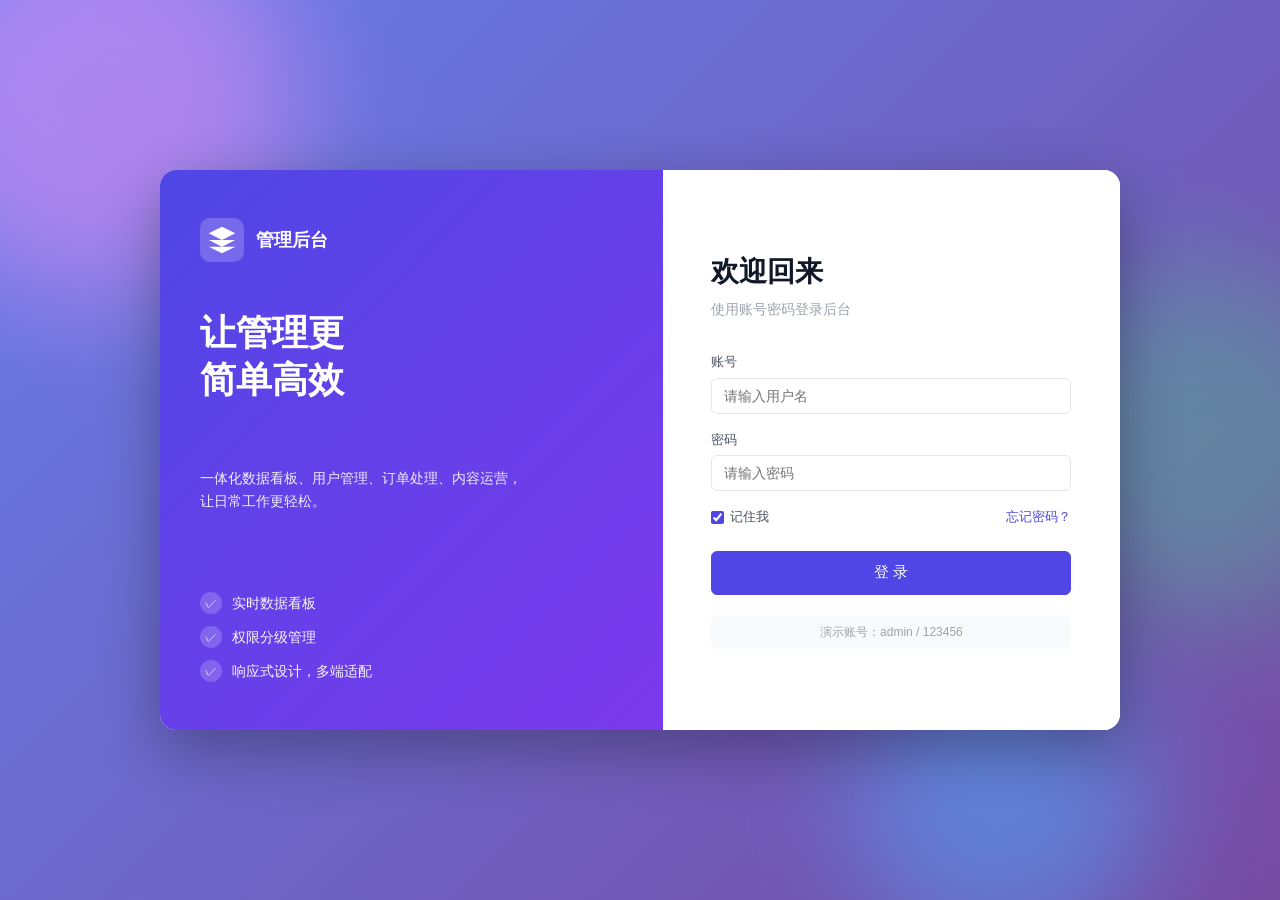
<file: index.html>
<!DOCTYPE html>
<html lang="zh-CN">
<head>
    <meta charset="UTF-8">
    <meta name="viewport" content="width=device-width, initial-scale=1.0">
    <title>管理后台</title>
    <link rel="stylesheet" href="css/common.css">
    <link rel="stylesheet" href="css/layout.css">
    <link rel="stylesheet" href="css/dashboard.css">
    <link rel="stylesheet" href="css/list.css">
    <link rel="stylesheet" href="css/settings.css">
</head>
<body>
    <div id="app"></div>

    <script src="js/icons.js"></script>
    <script src="js/auth.js"></script>
    <script src="js/storage.js"></script>
    <script src="js/feedback.js"></script>
    <script src="js/layout.js"></script>
    <script src="js/list.js"></script>
    <script src="js/dashboard.js"></script>
    <script src="js/settings.js"></script>
    <script>
        if (!Auth.getUser()) {
            location.href = 'login.html';
        }

        function go(path) {
            ListPage.render(ListPage.getConfig(path));
        }

        const routes = {
            'dashboard': () => Dashboard.render(),
            'users':     () => go('users'),
            'orders':    () => go('orders'),
            'products':  () => go('products'),
            'articles':  () => go('articles'),
            'messages':  () => go('messages'),
            'settings':  () => Settings.render()
        };

        const breadcrumbMap = {
            'dashboard': [{ text: '数据看板' }],
            'users':     [{ text: '用户管理' }, { text: '用户列表' }],
            'orders':    [{ text: '订单管理' }, { text: '订单列表' }],
            'products':  [{ text: '商品管理' }, { text: '商品列表' }],
            'articles':  [{ text: '内容管理' }, { text: '文章列表' }],
            'messages':  [{ text: '消息中心' }, { text: '消息列表' }],
            'settings':  [{ text: '系统设置' }]
        };

        function router() {
            const hash = (location.hash || '#/dashboard').replace(/^#\/?/, '');
            const handler = routes[hash] || routes['dashboard'];
            document.getElementById('app').innerHTML = Layout.render(hash, breadcrumbMap[hash] || []);
            Layout.bind();
            handler();
        }
        window.addEventListener('hashchange', router);
        router();

        try {
            const data = JSON.parse(localStorage.getItem('admin_settings') || '{}');
            if (data.prefs) {
                if (data.prefs.primaryColor) document.documentElement.style.setProperty('--primary', data.prefs.primaryColor);
                if (data.prefs.theme) document.documentElement.setAttribute('data-theme-mode', data.prefs.theme);
            }
        } catch (e) {}
    </script>
</body>
</html>
</file>
<file: css/common.css>
/* ===================================================================
 * common.css - 通用样式（变量、reset、按钮、表单、徽章等）
 * =================================================================== */

:root {
    --primary: #4f46e5;
    --primary-hover: #4338ca;
    --primary-light: #eef2ff;
    --success: #10b981;
    --success-light: #ecfdf5;
    --warning: #f59e0b;
    --warning-light: #fffbeb;
    --danger: #ef4444;
    --danger-light: #fef2f2;
    --info: #3b82f6;
    --info-light: #eff6ff;

    --text-1: #111827;
    --text-2: #4b5563;
    --text-3: #9ca3af;
    --border: #e5e7eb;
    --border-light: #f3f4f6;
    --bg-1: #ffffff;
    --bg-2: #f9fafb;
    --bg-3: #f3f4f6;

    --shadow-sm: 0 1px 2px 0 rgba(0,0,0,0.05);
    --shadow:    0 1px 3px 0 rgba(0,0,0,0.1), 0 1px 2px -1px rgba(0,0,0,0.1);
    --shadow-md: 0 4px 6px -1px rgba(0,0,0,0.1), 0 2px 4px -2px rgba(0,0,0,0.1);
    --shadow-lg: 0 10px 15px -3px rgba(0,0,0,0.1), 0 4px 6px -4px rgba(0,0,0,0.1);

    --radius-sm: 4px;
    --radius:    6px;
    --radius-md: 8px;
    --radius-lg: 12px;
    --radius-xl: 16px;

    --sidebar-width: 240px;
    --sidebar-collapsed-width: 64px;
    --header-height: 60px;
}

* { box-sizing: border-box; margin: 0; padding: 0; }
html, body { height: 100%; }
body {
    font-family: -apple-system, BlinkMacSystemFont, "Segoe UI", "PingFang SC", "Hiragino Sans GB", "Microsoft YaHei", sans-serif;
    font-size: 14px;
    line-height: 1.5;
    color: var(--text-1);
    background: var(--bg-2);
    -webkit-font-smoothing: antialiased;
    -moz-osx-font-smoothing: grayscale;
}
a { color: var(--primary); text-decoration: none; }
a:hover { color: var(--primary-hover); }
img { max-width: 100%; vertical-align: middle; }
button { font-family: inherit; cursor: pointer; border: none; background: none; }
input, select, textarea, button { font-family: inherit; font-size: inherit; }
ul, ol { list-style: none; }
table { border-collapse: collapse; width: 100%; }

.hidden { display: none !important; }
.flex { display: flex; }
.items-center { align-items: center; }
.justify-between { justify-content: space-between; }
.gap-2 { gap: 8px; }
.gap-3 { gap: 12px; }
.gap-4 { gap: 16px; }
.text-muted { color: var(--text-3); }

.btn {
    display: inline-flex;
    align-items: center;
    justify-content: center;
    gap: 6px;
    height: 36px;
    padding: 0 16px;
    border-radius: var(--radius);
    font-size: 14px;
    font-weight: 500;
    color: var(--text-1);
    background: var(--bg-1);
    border: 1px solid var(--border);
    cursor: pointer;
    transition: all 0.15s;
    white-space: nowrap;
}
.btn:hover { background: var(--bg-2); }
.btn:active { transform: translateY(1px); }
.btn-primary { background: var(--primary); color: #fff; border-color: var(--primary); }
.btn-primary:hover { background: var(--primary-hover); border-color: var(--primary-hover); }
.btn-secondary { background: var(--bg-1); color: var(--text-1); border-color: var(--border); }
.btn-danger { background: var(--danger); color: #fff; border-color: var(--danger); }
.btn-danger:hover { background: #dc2626; border-color: #dc2626; }
.btn-ghost { background: transparent; border-color: transparent; color: var(--text-2); }
.btn-ghost:hover { background: var(--bg-2); color: var(--text-1); }
.btn-sm { height: 30px; padding: 0 10px; font-size: 13px; }
.btn-icon { width: 32px; height: 32px; padding: 0; }
.btn:disabled, .btn[disabled] { opacity: 0.5; cursor: not-allowed; }
.btn svg { flex-shrink: 0; }

.form-item { margin-bottom: 16px; }
.form-label { display: block; margin-bottom: 6px; font-size: 13px; color: var(--text-2); font-weight: 500; }
.form-label .required { color: var(--danger); margin-left: 2px; }
.form-control {
    width: 100%;
    height: 36px;
    padding: 0 12px;
    border: 1px solid var(--border);
    border-radius: var(--radius);
    background: var(--bg-1);
    color: var(--text-1);
    font-size: 14px;
    transition: border-color 0.15s, box-shadow 0.15s;
}
textarea.form-control { height: auto; padding: 8px 12px; resize: vertical; min-height: 80px; }
select.form-control {
    background-image: url("data:image/svg+xml,%3Csvg xmlns='http://www.w3.org/2000/svg' width='12' height='12' viewBox='0 0 24 24' fill='none' stroke='%239ca3af' stroke-width='2'%3E%3Cpolyline points='6 9 12 15 18 9'/%3E%3C/svg%3E");
    background-repeat: no-repeat;
    background-position: right 12px center;
    padding-right: 32px;
    appearance: none;
}
.form-control:focus {
    outline: none;
    border-color: var(--primary);
    box-shadow: 0 0 0 3px rgba(79, 70, 229, 0.1);
}
.form-control:invalid:not(:placeholder-shown) { border-color: var(--danger); }

.badge {
    display: inline-flex;
    align-items: center;
    height: 22px;
    padding: 0 8px;
    border-radius: 11px;
    font-size: 12px;
    font-weight: 500;
    background: var(--bg-3);
    color: var(--text-2);
}
.badge-success { background: var(--success-light); color: var(--success); }
.badge-warning { background: var(--warning-light); color: var(--warning); }
.badge-danger  { background: var(--danger-light);  color: var(--danger); }
.badge-info    { background: var(--info-light);    color: var(--info); }

.status-dot {
    display: inline-block;
    width: 8px;
    height: 8px;
    border-radius: 50%;
    background: var(--text-3);
}
.status-success { background: var(--success); box-shadow: 0 0 0 3px rgba(16, 185, 129, 0.2); }
.status-warning { background: var(--warning); }
.status-danger  { background: var(--danger); }
.status-info    { background: var(--info); }
.status-default { background: var(--text-3); }

.card {
    background: var(--bg-1);
    border: 1px solid var(--border-light);
    border-radius: var(--radius-lg);
    overflow: hidden;
}
.card-header {
    display: flex;
    align-items: center;
    justify-content: space-between;
    padding: 16px 20px;
    border-bottom: 1px solid var(--border-light);
}
.card-title { font-size: 16px; font-weight: 600; color: var(--text-1); }
.card-body { padding: 20px; }

.avatar {
    display: inline-flex;
    align-items: center;
    justify-content: center;
    width: 32px;
    height: 32px;
    border-radius: 50%;
    background: var(--primary);
    color: #fff;
    font-weight: 600;
    font-size: 13px;
    flex-shrink: 0;
}

.toast-container {
    position: fixed;
    top: 20px;
    left: 50%;
    transform: translateX(-50%);
    z-index: 9999;
    display: flex;
    flex-direction: column;
    gap: 8px;
    pointer-events: none;
}
.toast {
    display: flex;
    align-items: center;
    gap: 10px;
    min-width: 240px;
    max-width: 480px;
    padding: 10px 16px;
    background: var(--bg-1);
    border: 1px solid var(--border);
    border-radius: var(--radius-md);
    box-shadow: var(--shadow-md);
    font-size: 14px;
    color: var(--text-1);
    pointer-events: auto;
    animation: slideIn 0.3s ease;
}
.toast.success { border-color: var(--success); color: var(--success); }
.toast.error   { border-color: var(--danger);  color: var(--danger); }
.toast.warning { border-color: var(--warning); color: var(--warning); }
.toast.info    { border-color: var(--info);    color: var(--info); }
@keyframes slideIn  { from { transform: translateY(-20px); opacity: 0; } to { transform: translateY(0); opacity: 1; } }
@keyframes slideOut { from { opacity: 1; } to { transform: translateY(-20px); opacity: 0; } }

.modal-overlay {
    position: fixed;
    inset: 0;
    background: rgba(0, 0, 0, 0.5);
    z-index: 9998;
    display: flex;
    align-items: center;
    justify-content: center;
    padding: 20px;
    animation: fadeIn 0.2s ease;
}
.modal {
    background: var(--bg-1);
    border-radius: var(--radius-lg);
    box-shadow: var(--shadow-lg);
    width: 100%;
    max-height: calc(100vh - 40px);
    display: flex;
    flex-direction: column;
    animation: modalIn 0.2s ease;
}
@keyframes fadeIn  { from { opacity: 0; } to { opacity: 1; } }
@keyframes modalIn { from { transform: scale(0.95) translateY(-10px); opacity: 0; } to { transform: scale(1) translateY(0); opacity: 1; } }
.modal-header {
    display: flex;
    align-items: center;
    justify-content: space-between;
    padding: 16px 20px;
    border-bottom: 1px solid var(--border-light);
}
.modal-title { font-size: 16px; font-weight: 600; }
.modal-close {
    width: 32px; height: 32px;
    display: flex; align-items: center; justify-content: center;
    border-radius: var(--radius);
    color: var(--text-3);
    transition: all 0.15s;
}
.modal-close:hover { background: var(--bg-2); color: var(--text-1); }
.modal-body { padding: 20px; overflow-y: auto; }
.modal-footer {
    display: flex;
    justify-content: flex-end;
    gap: 8px;
    padding: 12px 20px;
    border-top: 1px solid var(--border-light);
}
.modal-footer .btn { min-width: 80px; }

.detail-view { display: flex; flex-direction: column; gap: 10px; }
.detail-row {
    display: flex;
    padding: 8px 12px;
    background: var(--bg-2);
    border-radius: var(--radius);
    font-size: 14px;
}
.detail-label { color: var(--text-3); min-width: 100px; }
.detail-value { color: var(--text-1); flex: 1; word-break: break-all; }

.page-header { margin-bottom: 20px; }
.page-title { font-size: 22px; font-weight: 600; color: var(--text-1); margin-bottom: 4px; }
.page-subtitle { font-size: 14px; color: var(--text-3); }

.mobile-only { display: none !important; }
@media (max-width: 768px) {
    .mobile-only { display: inline-flex !important; }
}

/* 补：徽章默认/主要色、文本色、面包屑、间距 */
.badge-default { background: var(--bg-3); color: var(--text-2); }
.badge-primary { background: var(--primary-light); color: var(--primary); }
.text-danger   { color: var(--danger); }
.text-warning  { color: var(--warning); }
.text-success  { color: var(--success); }
.breadcrumb-link {
    display: inline-flex; align-items: center; gap: 4px;
    color: var(--text-3); font-size: 13px;
}
.breadcrumb-link:hover { color: var(--primary); }
.breadcrumb .sep { color: var(--text-3); margin: 0 4px; }
.breadcrumb .current { color: var(--text-1); font-size: 13px; font-weight: 500; }
.spacer { flex: 1; }
.tag-pill {
    display: inline-flex; align-items: center;
    padding: 2px 8px; border-radius: 10px;
    background: var(--bg-3); color: var(--text-2);
    font-size: 12px;
}
</file>
<file: css/layout.css>
/* ===================================================================
 * layout.css - 布局样式（侧边栏 + 顶栏 + 主内容区）
 * =================================================================== */

.app-layout {
    display: flex;
    min-height: 100vh;
}

/* 侧边栏 */
.sidebar {
    width: var(--sidebar-width);
    background: #1f2937;
    color: #d1d5db;
    display: flex;
    flex-direction: column;
    position: fixed;
    top: 0;
    left: 0;
    bottom: 0;
    z-index: 100;
    transition: width 0.2s ease;
}
.sidebar.collapsed { width: var(--sidebar-collapsed-width); }
.sidebar-header {
    height: var(--header-height);
    display: flex;
    align-items: center;
    padding: 0 20px;
    border-bottom: 1px solid rgba(255,255,255,0.08);
    flex-shrink: 0;
}
.sidebar.collapsed .sidebar-header { padding: 0; justify-content: center; }
.sidebar-logo {
    width: 32px; height: 32px;
    border-radius: var(--radius);
    background: linear-gradient(135deg, var(--primary), #7c3aed);
    color: #fff;
    display: flex; align-items: center; justify-content: center;
    flex-shrink: 0;
    box-shadow: 0 2px 8px rgba(79, 70, 229, 0.4);
}
.sidebar-title {
    margin-left: 12px;
    font-size: 16px;
    font-weight: 600;
    color: #fff;
    white-space: nowrap;
    overflow: hidden;
}
.sidebar.collapsed .sidebar-title { display: none; }

.sidebar-menu {
    flex: 1;
    overflow-y: auto;
    padding: 12px 0;
}
.menu-section { margin-bottom: 8px; }
.menu-section-title {
    padding: 12px 20px 6px;
    font-size: 11px;
    color: #6b7280;
    text-transform: uppercase;
    letter-spacing: 0.5px;
    font-weight: 600;
}
.sidebar.collapsed .menu-section-title {
    text-align: center;
    padding: 12px 0 6px;
    font-size: 0;
}
.sidebar.collapsed .menu-section-title::before {
    content: '...';
    font-size: 14px;
    color: #6b7280;
}
.menu-item {
    display: flex;
    align-items: center;
    height: 40px;
    padding: 0 20px;
    color: #d1d5db;
    font-size: 14px;
    transition: all 0.15s;
    border-left: 3px solid transparent;
    cursor: pointer;
    white-space: nowrap;
    overflow: hidden;
}
.menu-item:hover { background: rgba(255,255,255,0.06); color: #fff; }
.menu-item.active {
    background: rgba(79, 70, 229, 0.15);
    color: #fff;
    border-left-color: var(--primary);
}
.menu-icon {
    display: flex;
    align-items: center;
    justify-content: center;
    width: 20px;
    flex-shrink: 0;
    color: #9ca3af;
}
.menu-item.active .menu-icon { color: var(--primary); }
.menu-item:hover .menu-icon { color: #d1d5db; }
.menu-text { margin-left: 12px; }
.sidebar.collapsed .menu-item { padding: 0; justify-content: center; border-left: 0; }
.sidebar.collapsed .menu-text { display: none; }

.sidebar-footer {
    padding: 12px;
    border-top: 1px solid rgba(255,255,255,0.08);
    flex-shrink: 0;
}
.user-card {
    display: flex;
    align-items: center;
    padding: 8px;
    border-radius: var(--radius);
    background: rgba(255,255,255,0.05);
}
.user-card .avatar { width: 36px; height: 36px; flex-shrink: 0; }
.user-info { margin-left: 10px; min-width: 0; }
.user-name { font-size: 13px; color: #fff; font-weight: 500; white-space: nowrap; overflow: hidden; text-overflow: ellipsis; }
.user-role { font-size: 11px; color: #9ca3af; white-space: nowrap; overflow: hidden; text-overflow: ellipsis; }
.sidebar.collapsed .user-info { display: none; }
.sidebar.collapsed .user-card { justify-content: center; padding: 0; background: transparent; }

.sidebar-mask {
    position: fixed;
    inset: 0;
    background: rgba(0,0,0,0.5);
    z-index: 99;
    display: none;
}

.main-wrapper {
    flex: 1;
    margin-left: var(--sidebar-width);
    min-width: 0;
    display: flex;
    flex-direction: column;
    transition: margin-left 0.2s ease;
}
.sidebar.collapsed ~ .main-wrapper { margin-left: var(--sidebar-collapsed-width); }

.header {
    height: var(--header-height);
    background: var(--bg-1);
    border-bottom: 1px solid var(--border-light);
    display: flex;
    align-items: center;
    padding: 0 24px;
    position: sticky;
    top: 0;
    z-index: 50;
}
.header-toggle {
    width: 36px; height: 36px;
    display: flex; align-items: center; justify-content: center;
    border-radius: var(--radius);
    color: var(--text-2);
    transition: all 0.15s;
    margin-right: 8px;
}
.header-toggle:hover { background: var(--bg-2); color: var(--text-1); }

.breadcrumb {
    display: flex;
    align-items: center;
    gap: 8px;
    font-size: 14px;
    flex: 1;
    min-width: 0;
}
.breadcrumb a, .breadcrumb .current { color: var(--text-2); white-space: nowrap; }
.breadcrumb a:hover { color: var(--primary); }
.breadcrumb .current { color: var(--text-1); font-weight: 500; }
.breadcrumb .sep { color: var(--text-3); }

.header-actions {
    display: flex;
    align-items: center;
    gap: 4px;
    margin-left: auto;
}
.header-icon-btn {
    position: relative;
    width: 36px; height: 36px;
    display: flex; align-items: center; justify-content: center;
    border-radius: var(--radius);
    color: var(--text-2);
    transition: all 0.15s;
}
.header-icon-btn:hover { background: var(--bg-2); color: var(--text-1); }
.badge-dot {
    position: absolute;
    top: 8px; right: 8px;
    width: 8px; height: 8px;
    background: var(--danger);
    border-radius: 50%;
    border: 2px solid var(--bg-1);
}

.user-dropdown { position: relative; margin-left: 8px; }
.user-trigger {
    display: flex;
    align-items: center;
    gap: 8px;
    padding: 4px 8px 4px 4px;
    border-radius: var(--radius);
    transition: all 0.15s;
}
.user-trigger:hover { background: var(--bg-2); }
.user-trigger .avatar { width: 28px; height: 28px; font-size: 12px; }
.user-trigger-name { font-size: 14px; color: var(--text-1); }

.dropdown-menu {
    position: absolute;
    top: calc(100% + 8px);
    right: 0;
    min-width: 200px;
    background: var(--bg-1);
    border: 1px solid var(--border-light);
    border-radius: var(--radius-md);
    box-shadow: var(--shadow-lg);
    padding: 6px;
    z-index: 100;
    display: none;
    animation: fadeIn 0.15s ease;
}
.dropdown-menu.open { display: block; }
.dropdown-item {
    display: flex;
    align-items: center;
    gap: 10px;
    height: 36px;
    padding: 0 10px;
    border-radius: var(--radius);
    color: var(--text-1);
    font-size: 14px;
    cursor: pointer;
    transition: background 0.15s;
}
.dropdown-item:hover { background: var(--bg-2); }
.dropdown-item.danger { color: var(--danger); }
.dropdown-item.danger:hover { background: var(--danger-light); }
.dropdown-item svg { color: var(--text-3); }
.dropdown-divider {
    height: 1px;
    background: var(--border-light);
    margin: 4px 0;
}

.content {
    flex: 1;
    padding: 24px;
    min-width: 0;
}

@media (max-width: 768px) {
    .sidebar {
        transform: translateX(-100%);
        width: var(--sidebar-width) !important;
    }
    .sidebar.mobile-open { transform: translateX(0); }
    .sidebar.mobile-open ~ .sidebar-mask { display: block; }
    .main-wrapper { margin-left: 0 !important; }
    .mobile-only { display: inline-flex !important; }
    .header { padding: 0 12px; }
    .user-trigger-name { display: none; }
    .content { padding: 16px; }
}
</file>
<file: css/dashboard.css>
/* ===================================================================
 * dashboard.css - 看板页面样式
 * =================================================================== */

.welcome-card {
    background: linear-gradient(135deg, #4f46e5 0%, #7c3aed 100%);
    color: #fff;
    border-radius: var(--radius-lg);
    padding: 24px 28px;
    margin-bottom: 20px;
    display: flex;
    align-items: center;
    justify-content: space-between;
    flex-wrap: wrap;
    gap: 24px;
    box-shadow: 0 4px 12px rgba(79, 70, 229, 0.2);
    position: relative;
    overflow: hidden;
}
.welcome-card::before {
    content: '';
    position: absolute;
    right: -40px;
    top: -40px;
    width: 200px;
    height: 200px;
    border-radius: 50%;
    background: rgba(255,255,255,0.1);
}
.welcome-card::after {
    content: '';
    position: absolute;
    right: 60px;
    bottom: -60px;
    width: 140px;
    height: 140px;
    border-radius: 50%;
    background: rgba(255,255,255,0.08);
}
.welcome-content { z-index: 1; }
.welcome-title { font-size: 24px; font-weight: 600; margin-bottom: 6px; }
.welcome-subtitle { font-size: 14px; opacity: 0.9; }
.welcome-stats { display: flex; gap: 32px; z-index: 1; }
.welcome-stat { text-align: center; }
.welcome-stat-num { font-size: 28px; font-weight: 700; line-height: 1.2; }
.welcome-stat-label { font-size: 12px; opacity: 0.85; margin-top: 4px; }

.stat-grid {
    display: grid;
    grid-template-columns: repeat(4, 1fr);
    gap: 16px;
    margin-bottom: 20px;
}
.stat-card {
    background: var(--bg-1);
    border: 1px solid var(--border-light);
    border-radius: var(--radius-lg);
    padding: 20px;
    transition: all 0.2s;
    position: relative;
    overflow: hidden;
}
.stat-card:hover { transform: translateY(-2px); box-shadow: var(--shadow-md); }
.stat-card::before {
    content: '';
    position: absolute;
    top: 0; left: 0;
    width: 4px; height: 100%;
    background: var(--primary);
}
.stat-card.success::before { background: var(--success); }
.stat-card.warning::before { background: var(--warning); }
.stat-card.danger::before { background: var(--danger); }
.stat-header {
    display: flex;
    align-items: center;
    justify-content: space-between;
    margin-bottom: 12px;
}
.stat-label { font-size: 13px; color: var(--text-3); }
.stat-icon {
    width: 36px; height: 36px;
    border-radius: var(--radius);
    background: var(--primary-light);
    color: var(--primary);
    display: flex; align-items: center; justify-content: center;
}
.stat-card.success .stat-icon { background: var(--success-light); color: var(--success); }
.stat-card.warning .stat-icon { background: var(--warning-light); color: var(--warning); }
.stat-card.danger .stat-icon { background: var(--danger-light); color: var(--danger); }
.stat-value {
    font-size: 28px;
    font-weight: 700;
    color: var(--text-1);
    line-height: 1.2;
    margin-bottom: 6px;
}
.stat-trend {
    display: inline-flex;
    align-items: center;
    gap: 4px;
    font-size: 12px;
}
.stat-trend.up { color: var(--success); }
.stat-trend.down { color: var(--danger); }
.trend-arrow { display: inline-flex; }

.chart-row {
    display: grid;
    grid-template-columns: 2fr 1fr;
    gap: 16px;
    margin-bottom: 20px;
}

.chart-legend {
    display: flex;
    gap: 20px;
    margin-bottom: 16px;
}
.legend-item {
    display: flex;
    align-items: center;
    gap: 6px;
    font-size: 13px;
    color: var(--text-2);
}
.legend-dot {
    width: 10px; height: 10px;
    border-radius: 2px;
}
.legend-dot.primary { background: var(--primary); }
.legend-dot.success { background: var(--success); }

.chart-container {
    height: 260px;
    display: flex;
    align-items: flex-end;
}

.bar-chart {
    width: 100%;
    height: 100%;
    display: flex;
    align-items: flex-end;
    justify-content: space-around;
    gap: 6px;
    padding: 0 8px;
}
.bar-group {
    flex: 1;
    display: flex;
    flex-direction: column;
    align-items: center;
    min-width: 0;
}
.bar-pair {
    display: flex;
    align-items: flex-end;
    gap: 2px;
    height: 220px;
}
.bar {
    width: 10px;
    border-radius: 4px 4px 0 0;
    position: relative;
    transition: all 0.3s;
    min-height: 4px;
}
.bar.primary { background: linear-gradient(180deg, var(--primary), #7c3aed); }
.bar.success { background: linear-gradient(180deg, var(--success), #059669); }
.bar:hover { opacity: 0.85; }
.bar-value {
    position: absolute;
    top: -18px;
    left: 50%;
    transform: translateX(-50%);
    font-size: 10px;
    color: var(--text-3);
    white-space: nowrap;
}
.bar-label {
    margin-top: 8px;
    font-size: 12px;
    color: var(--text-3);
}

.pie-container {
    display: flex;
    align-items: center;
    gap: 24px;
    min-height: 220px;
}
.pie-chart {
    position: relative;
    flex-shrink: 0;
}
.pie-center {
    position: absolute;
    top: 50%;
    left: 50%;
    transform: translate(-50%, -50%);
    text-align: center;
    pointer-events: none;
}
.pie-center-num { font-size: 24px; font-weight: 700; color: var(--text-1); }
.pie-center-label { font-size: 12px; color: var(--text-3); }
.pie-legend {
    flex: 1;
    display: flex;
    flex-direction: column;
    gap: 10px;
    max-height: 200px;
    overflow-y: auto;
}
.pie-legend-item {
    display: flex;
    align-items: center;
    justify-content: space-between;
    font-size: 13px;
    color: var(--text-2);
}
.pie-legend-item .left { display: flex; align-items: center; gap: 8px; }
.pie-legend-item .value { color: var(--text-1); font-weight: 600; }
.color-dot {
    width: 12px; height: 12px;
    border-radius: 2px;
}

.activity-list {
    display: flex;
    flex-direction: column;
    gap: 4px;
    max-height: 360px;
    overflow-y: auto;
}
.activity-item {
    display: flex;
    align-items: flex-start;
    gap: 12px;
    padding: 10px 8px;
    border-radius: var(--radius);
    transition: background 0.15s;
}
.activity-item:hover { background: var(--bg-2); }
.activity-icon {
    width: 36px; height: 36px;
    border-radius: 50%;
    display: flex; align-items: center; justify-content: center;
    flex-shrink: 0;
}
.activity-icon.user   { background: var(--primary-light); color: var(--primary); }
.activity-icon.check  { background: var(--success-light); color: var(--success); }
.activity-icon.edit   { background: var(--info-light);    color: var(--info); }
.activity-icon.mail   { background: var(--warning-light); color: var(--warning); }
.activity-icon.alert  { background: var(--danger-light);  color: var(--danger); }
.activity-content { flex: 1; min-width: 0; }
.activity-title {
    font-size: 14px;
    color: var(--text-1);
    margin-bottom: 2px;
}
.activity-meta {
    font-size: 12px;
    color: var(--text-3);
}

.quick-grid {
    display: grid;
    grid-template-columns: 1fr 1fr;
    gap: 12px;
}
.quick-item {
    display: flex;
    flex-direction: column;
    align-items: center;
    justify-content: center;
    padding: 20px 12px;
    background: var(--bg-2);
    border: 1px solid var(--border-light);
    border-radius: var(--radius-md);
    color: var(--text-1);
    transition: all 0.15s;
    cursor: pointer;
}
.quick-item:hover {
    background: var(--primary-light);
    border-color: var(--primary);
    transform: translateY(-2px);
    color: var(--primary);
}
.quick-icon {
    width: 40px; height: 40px;
    border-radius: var(--radius-md);
    background: var(--bg-1);
    color: var(--primary);
    display: flex; align-items: center; justify-content: center;
    margin-bottom: 10px;
}
.quick-label { font-size: 13px; font-weight: 500; }

.chart-tab.active { background: var(--primary-light); color: var(--primary); border-color: var(--primary); }

@media (max-width: 1024px) {
    .stat-grid { grid-template-columns: repeat(2, 1fr); }
    .chart-row { grid-template-columns: 1fr; }
}
@media (max-width: 600px) {
    .welcome-card { padding: 18px; }
    .welcome-stats { width: 100%; justify-content: space-between; gap: 16px; }
    .welcome-stat-num { font-size: 22px; }
    .pie-container { flex-direction: column; align-items: center; }
    .pie-legend { width: 100%; }
}
</file>
<file: css/list.css>
/* ===================================================================
 * list.css - 列表页样式
 * =================================================================== */

.list-toolbar {
    display: flex;
    align-items: center;
    gap: 12px;
    flex-wrap: wrap;
    padding: 16px 20px;
    background: var(--bg-1);
    border: 1px solid var(--border-light);
    border-bottom: 0;
    border-radius: var(--radius-lg) var(--radius-lg) 0 0;
}
.toolbar-left {
    display: flex;
    align-items: center;
    gap: 8px;
    flex-wrap: wrap;
    flex: 1;
    min-width: 0;
}
.toolbar-right {
    display: flex;
    align-items: center;
    gap: 8px;
}
.search-box {
    position: relative;
    width: 240px;
}
.search-box svg {
    position: absolute;
    left: 10px;
    top: 50%;
    transform: translateY(-50%);
    color: var(--text-3);
    pointer-events: none;
}
.search-box .form-control {
    padding-left: 34px;
}
.filter-select { width: 140px; }

.list-table {
    background: var(--bg-1);
    border: 1px solid var(--border-light);
    border-top: 0;
    overflow-x: auto;
}
.list-table table { min-width: 800px; }
.list-table thead th {
    background: var(--bg-2);
    padding: 12px 16px;
    text-align: left;
    font-size: 12px;
    font-weight: 600;
    color: var(--text-2);
    text-transform: uppercase;
    letter-spacing: 0.3px;
    border-bottom: 1px solid var(--border-light);
    white-space: nowrap;
}
.list-table thead th.sortable { cursor: pointer; user-select: none; }
.list-table thead th.sortable:hover { color: var(--primary); }
.list-table thead th .sort-icon { display: inline-block; margin-left: 4px; opacity: 0.4; }
.list-table thead th.sorted .sort-icon { opacity: 1; color: var(--primary); }

.list-table tbody td {
    padding: 14px 16px;
    font-size: 14px;
    color: var(--text-1);
    border-bottom: 1px solid var(--border-light);
    white-space: nowrap;
}
.list-table tbody tr { transition: background 0.15s; }
.list-table tbody tr:hover { background: var(--bg-2); }
.list-table tbody tr.selected { background: var(--primary-light); }

.user-cell {
    display: flex;
    align-items: center;
    gap: 10px;
}
.user-cell .avatar { width: 32px; height: 32px; }
.user-cell-info { display: flex; flex-direction: column; }
.user-cell-name { font-weight: 500; color: var(--text-1); }
.user-cell-sub { font-size: 12px; color: var(--text-3); }

.actions {
    display: flex;
    align-items: center;
    gap: 4px;
}
.actions .btn-icon { color: var(--text-3); }
.actions .btn-icon:hover { color: var(--text-1); background: var(--bg-3); }
.actions .btn-icon.danger:hover { color: var(--danger); background: var(--danger-light); }

.empty-state {
    padding: 60px 20px;
    text-align: center;
    color: var(--text-3);
}
.empty-state svg { color: var(--text-3); margin-bottom: 12px; }
.empty-state-title { font-size: 16px; color: var(--text-2); margin-bottom: 6px; }
.empty-state-desc { font-size: 13px; }

.bulk-bar {
    display: flex;
    align-items: center;
    gap: 8px;
    padding: 10px 20px;
    background: var(--primary-light);
    color: var(--primary);
    border: 1px solid var(--primary);
    border-top: 1px solid var(--border-light);
    font-size: 13px;
}
.bulk-bar .selected-count {
    background: var(--primary);
    color: #fff;
    padding: 2px 8px;
    border-radius: 10px;
    font-weight: 600;
}
.bulk-bar .spacer { flex: 1; }

.pagination {
    display: flex;
    align-items: center;
    justify-content: space-between;
    padding: 16px 20px;
    background: var(--bg-1);
    border: 1px solid var(--border-light);
    border-top: 0;
    border-radius: 0 0 var(--radius-lg) var(--radius-lg);
    flex-wrap: wrap;
    gap: 12px;
}
.page-info { font-size: 13px; color: var(--text-3); }
.page-controls {
    display: flex;
    align-items: center;
    gap: 4px;
    flex-wrap: wrap;
}
.page-btn {
    min-width: 32px;
    height: 32px;
    padding: 0 8px;
    display: inline-flex;
    align-items: center;
    justify-content: center;
    border: 1px solid var(--border);
    background: var(--bg-1);
    border-radius: var(--radius);
    font-size: 13px;
    color: var(--text-2);
    cursor: pointer;
    transition: all 0.15s;
}
.page-btn:hover:not(:disabled) { border-color: var(--primary); color: var(--primary); }
.page-btn.active {
    background: var(--primary);
    border-color: var(--primary);
    color: #fff;
}
.page-btn:disabled { opacity: 0.4; cursor: not-allowed; }
.page-ellipsis { padding: 0 4px; color: var(--text-3); font-size: 13px; }

.page-size {
    display: flex;
    align-items: center;
    gap: 6px;
    font-size: 13px;
    color: var(--text-3);
}
.page-size select { width: auto; min-width: 70px; height: 32px; padding: 0 8px; }

@media (max-width: 768px) {
    .list-toolbar { padding: 12px; }
    .search-box { width: 100%; }
    .toolbar-right { width: 100%; justify-content: flex-end; }
    .user-cell-info { display: none; }
    .pagination { padding: 12px; flex-direction: column; align-items: stretch; }
    .page-controls { justify-content: center; }
}
</file>
<file: css/settings.css>
/* ===================================================================
 * settings.css - 设置页样式
 * =================================================================== */

.settings-layout {
    display: grid;
    grid-template-columns: 240px 1fr;
    gap: 20px;
}

.settings-nav {
    background: var(--bg-1);
    border: 1px solid var(--border-light);
    border-radius: var(--radius-lg);
    padding: 12px;
    height: fit-content;
    position: sticky;
    top: calc(var(--header-height) + 24px);
}
.settings-nav-item {
    display: flex;
    align-items: center;
    gap: 10px;
    height: 40px;
    padding: 0 12px;
    border-radius: var(--radius);
    color: var(--text-2);
    font-size: 14px;
    cursor: pointer;
    transition: all 0.15s;
}
.settings-nav-item:hover { background: var(--bg-2); color: var(--text-1); }
.settings-nav-item.active {
    background: var(--primary-light);
    color: var(--primary);
    font-weight: 500;
}
.settings-nav-item svg { color: var(--text-3); }
.settings-nav-item.active svg { color: var(--primary); }
.settings-nav-divider {
    height: 1px;
    background: var(--border-light);
    margin: 8px 0;
}

.settings-content {
    min-width: 0;
}
.settings-section {
    background: var(--bg-1);
    border: 1px solid var(--border-light);
    border-radius: var(--radius-lg);
    margin-bottom: 16px;
    overflow: hidden;
}
.settings-section-header {
    padding: 16px 20px;
    border-bottom: 1px solid var(--border-light);
}
.settings-section-title { font-size: 16px; font-weight: 600; color: var(--text-1); margin-bottom: 2px; }
.settings-section-desc { font-size: 13px; color: var(--text-3); }
.settings-section-body { padding: 20px; }
.settings-row {
    display: flex;
    align-items: center;
    justify-content: space-between;
    padding: 14px 0;
    border-bottom: 1px solid var(--border-light);
    gap: 20px;
}
.settings-row:last-child { border-bottom: 0; padding-bottom: 0; }
.settings-row:first-child { padding-top: 0; }
.settings-row-info { flex: 1; min-width: 0; }
.settings-row-title { font-size: 14px; font-weight: 500; color: var(--text-1); margin-bottom: 2px; }
.settings-row-desc { font-size: 13px; color: var(--text-3); }
.settings-row-control { flex-shrink: 0; }

.avatar-uploader {
    display: flex;
    align-items: center;
    gap: 20px;
}
.avatar-uploader .avatar {
    width: 80px;
    height: 80px;
    font-size: 32px;
}
.avatar-actions { display: flex; flex-direction: column; gap: 8px; }

.theme-grid {
    display: grid;
    grid-template-columns: repeat(3, 1fr);
    gap: 12px;
    margin-top: 8px;
}
.theme-card {
    border: 2px solid var(--border);
    border-radius: var(--radius-md);
    padding: 12px;
    cursor: pointer;
    transition: all 0.15s;
    text-align: center;
    background: var(--bg-1);
}
.theme-card:hover { border-color: var(--primary); }
.theme-card.active {
    border-color: var(--primary);
    background: var(--primary-light);
}
.theme-preview {
    height: 60px;
    border-radius: var(--radius-sm);
    margin-bottom: 8px;
    display: flex;
    overflow: hidden;
}
.theme-preview-sidebar { width: 30%; }
.theme-preview-main { flex: 1; }
.theme-name { font-size: 13px; color: var(--text-1); font-weight: 500; }

.theme-light .theme-preview-sidebar { background: #1f2937; }
.theme-light .theme-preview-main { background: #f9fafb; }
.theme-dark  .theme-preview-sidebar { background: #0f172a; }
.theme-dark  .theme-preview-main { background: #1e293b; }
.theme-auto  .theme-preview-sidebar { background: linear-gradient(90deg, #1f2937 50%, #0f172a 50%); }
.theme-auto  .theme-preview-main { background: linear-gradient(90deg, #f9fafb 50%, #1e293b 50%); }

.color-picker {
    display: flex;
    align-items: center;
    gap: 8px;
    flex-wrap: wrap;
}
.color-swatch {
    width: 32px;
    height: 32px;
    border-radius: 50%;
    cursor: pointer;
    border: 2px solid transparent;
    transition: all 0.15s;
}
.color-swatch:hover { transform: scale(1.1); }
.color-swatch.active { border-color: var(--text-1); box-shadow: 0 0 0 2px var(--bg-1), 0 0 0 4px var(--primary); }

.switch {
    position: relative;
    display: inline-block;
    width: 40px;
    height: 22px;
    flex-shrink: 0;
}
.switch input { display: none; }
.switch-slider {
    position: absolute;
    cursor: pointer;
    inset: 0;
    background: var(--border);
    border-radius: 11px;
    transition: 0.2s;
}
.switch-slider::before {
    content: '';
    position: absolute;
    width: 18px; height: 18px;
    left: 2px; bottom: 2px;
    background: #fff;
    border-radius: 50%;
    transition: 0.2s;
}
.switch input:checked + .switch-slider { background: var(--primary); }
.switch input:checked + .switch-slider::before { transform: translateX(18px); }

.danger-zone {
    border: 1px solid var(--danger-light);
    background: var(--danger-light);
}
.danger-zone .settings-section-title { color: var(--danger); }

@media (max-width: 900px) {
    .settings-layout { grid-template-columns: 1fr; }
    .settings-nav { position: static; }
    .theme-grid { grid-template-columns: 1fr 1fr; }
}
</file>
<file: css/login.css>
/* ===================================================================
 * login.css - 登录页样式
 * =================================================================== */

.login-page {
    min-height: 100vh;
    background: linear-gradient(135deg, #667eea 0%, #764ba2 100%);
    position: relative;
    overflow: hidden;
    display: flex;
    align-items: center;
    justify-content: center;
    padding: 20px;
}

.login-bg { position: absolute; inset: 0; overflow: hidden; }
.bg-shape {
    position: absolute;
    border-radius: 50%;
    filter: blur(60px);
    opacity: 0.5;
}
.shape-1 { width: 400px; height: 400px; background: #f093fb; top: -100px; left: -100px; }
.shape-2 { width: 300px; height: 300px; background: #4facfe; bottom: -50px;  right: 10%;  }
.shape-3 { width: 350px; height: 350px; background: #43e97b; top: 30%; right: -100px; opacity: 0.3; }

.login-container {
    position: relative;
    z-index: 1;
    display: grid;
    grid-template-columns: 1.1fr 1fr;
    max-width: 960px;
    width: 100%;
    background: #fff;
    border-radius: 16px;
    overflow: hidden;
    box-shadow: 0 20px 60px rgba(0,0,0,0.3);
    min-height: 560px;
}

.login-info {
    padding: 48px 40px;
    background: linear-gradient(135deg, #4f46e5 0%, #7c3aed 100%);
    color: #fff;
    display: flex;
    flex-direction: column;
    justify-content: space-between;
}
.login-brand {
    display: flex;
    align-items: center;
    gap: 12px;
}
.brand-logo {
    width: 44px; height: 44px;
    background: rgba(255,255,255,0.2);
    border-radius: 10px;
    display: flex; align-items: center; justify-content: center;
    color: #fff;
}
.brand-name { font-size: 18px; font-weight: 600; }

.login-headline {
    font-size: 36px;
    font-weight: 700;
    line-height: 1.3;
    margin: 0 0 16px;
}
.login-desc {
    font-size: 14px;
    line-height: 1.6;
    opacity: 0.9;
    margin-bottom: 32px;
}
.login-features {
    list-style: none;
    padding: 0; margin: 0;
    display: flex;
    flex-direction: column;
    gap: 12px;
}
.login-features li {
    display: flex;
    align-items: center;
    gap: 10px;
    font-size: 14px;
    opacity: 0.95;
}
.check-icon {
    width: 22px; height: 22px;
    background: rgba(255,255,255,0.2);
    border-radius: 50%;
    display: flex; align-items: center; justify-content: center;
    font-size: 12px;
}

.login-form-wrap {
    padding: 48px 40px;
    display: flex;
    align-items: center;
    justify-content: center;
    background: #fff;
}
.login-form { width: 100%; max-width: 360px; }
.form-title { font-size: 28px; font-weight: 700; color: var(--text-1); margin: 0 0 6px; }
.form-subtitle { color: var(--text-3); font-size: 14px; margin: 0 0 32px; }

.form-row {
    display: flex;
    align-items: center;
    justify-content: space-between;
    margin: 16px 0 24px;
    font-size: 13px;
}
.checkbox { display: inline-flex; align-items: center; gap: 6px; color: var(--text-2); cursor: pointer; }
.checkbox input { accent-color: var(--primary); }
.link { color: var(--primary); text-decoration: none; }
.link:hover { text-decoration: underline; }

.btn-block { width: 100%; height: 44px; font-size: 15px; }

.login-tip {
    text-align: center;
    margin-top: 20px;
    font-size: 12px;
    color: var(--text-3);
    background: var(--bg-2);
    padding: 8px 12px;
    border-radius: var(--radius);
}

@media (max-width: 768px) {
    .login-container { grid-template-columns: 1fr; max-width: 420px; }
    .login-info { display: none; }
    .login-form-wrap { padding: 32px 24px; }
    .form-title { font-size: 24px; }
}
</file>
